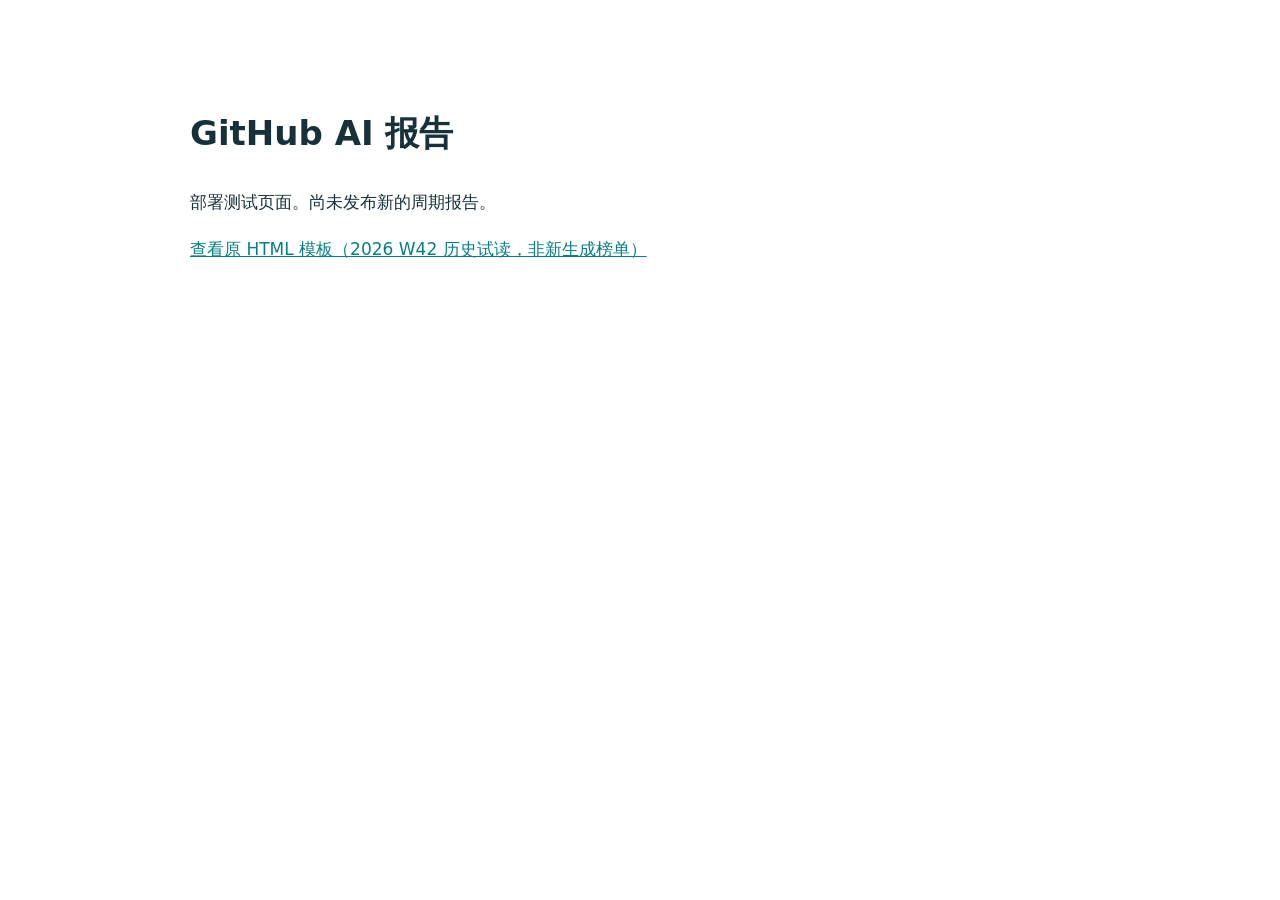
<file: site/index.html>
<!doctype html><html lang="zh-CN"><meta charset="utf-8"><meta name="viewport" content="width=device-width,initial-scale=1"><title>GitHub AI 报告</title><style>body{max-width:900px;margin:60px auto;padding:20px;font:17px/1.8 system-ui;color:#17313b}a{color:#087f83}</style><h1>GitHub AI 报告</h1><p>部署测试页面。尚未发布新的周期报告。</p><p><a href="template-sample.html">查看原 HTML 模板（2026 W42 历史试读，非新生成榜单）</a></p></html>
</file>
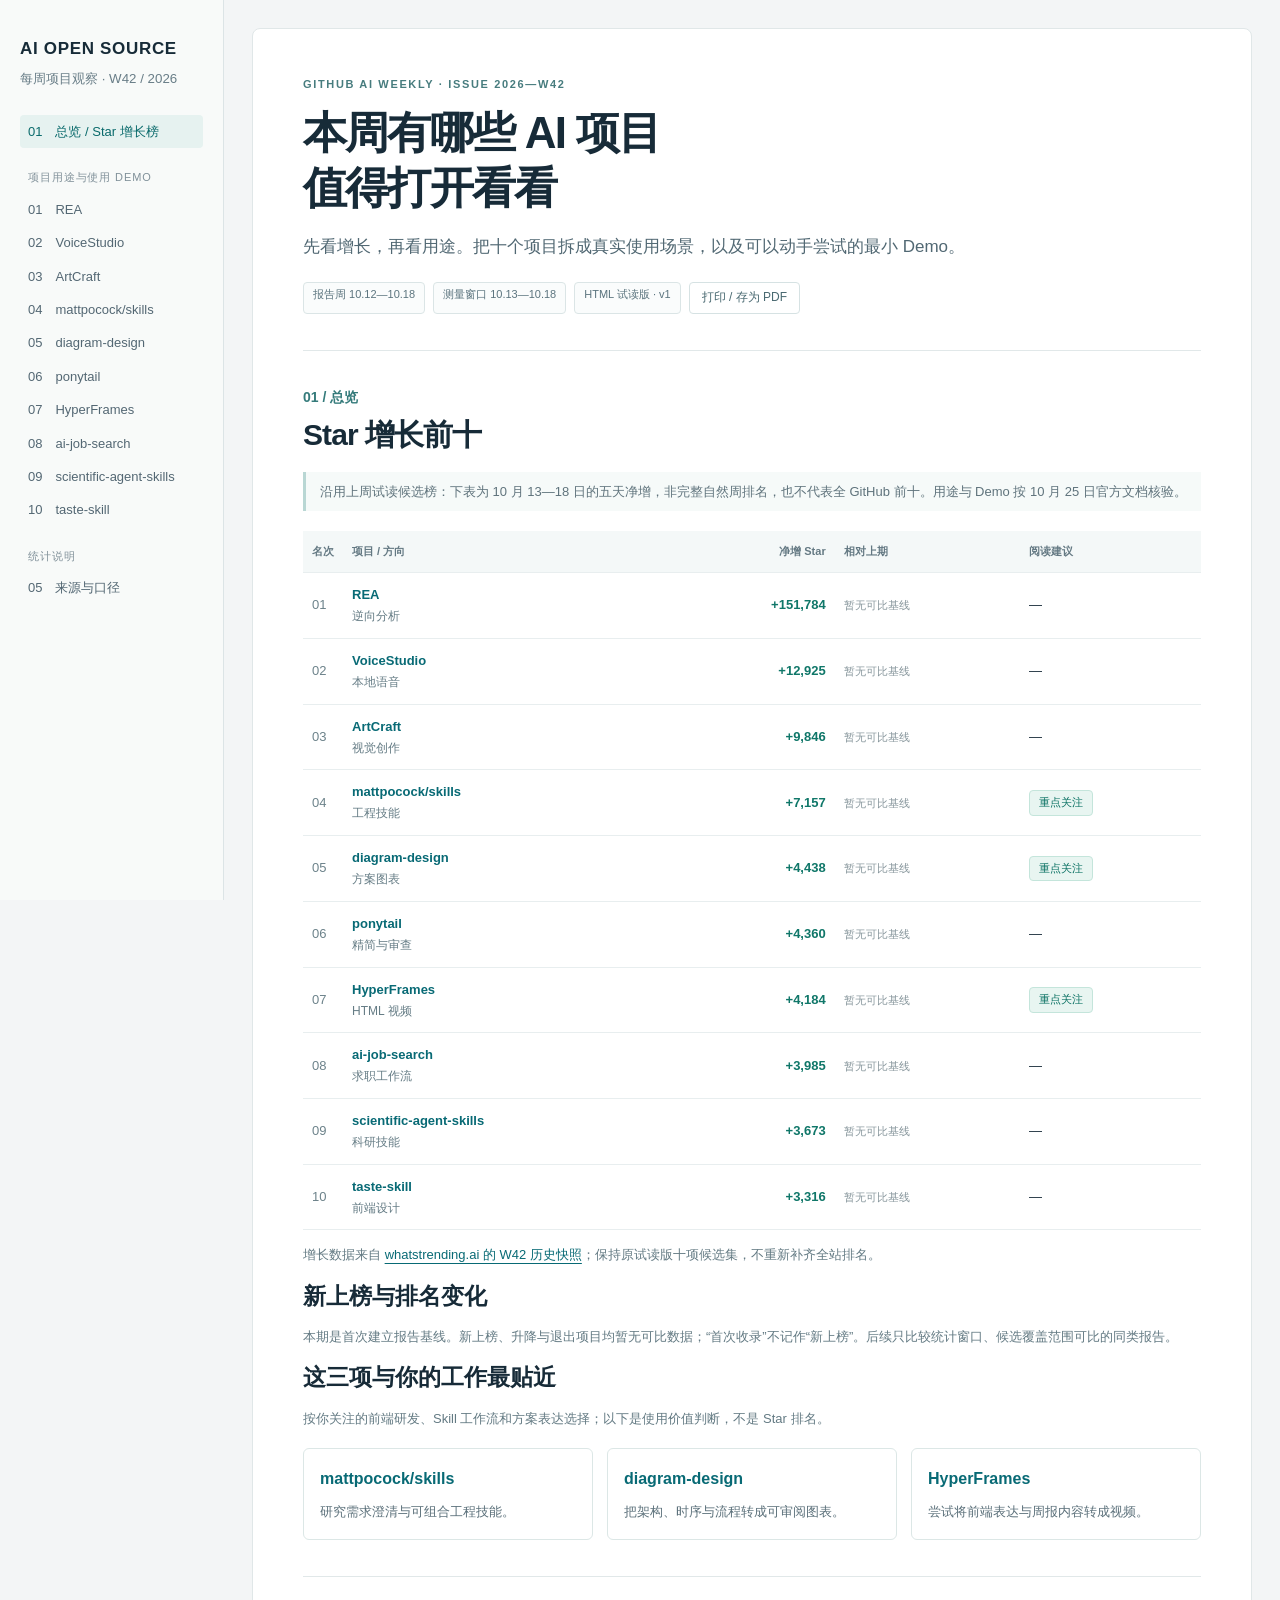
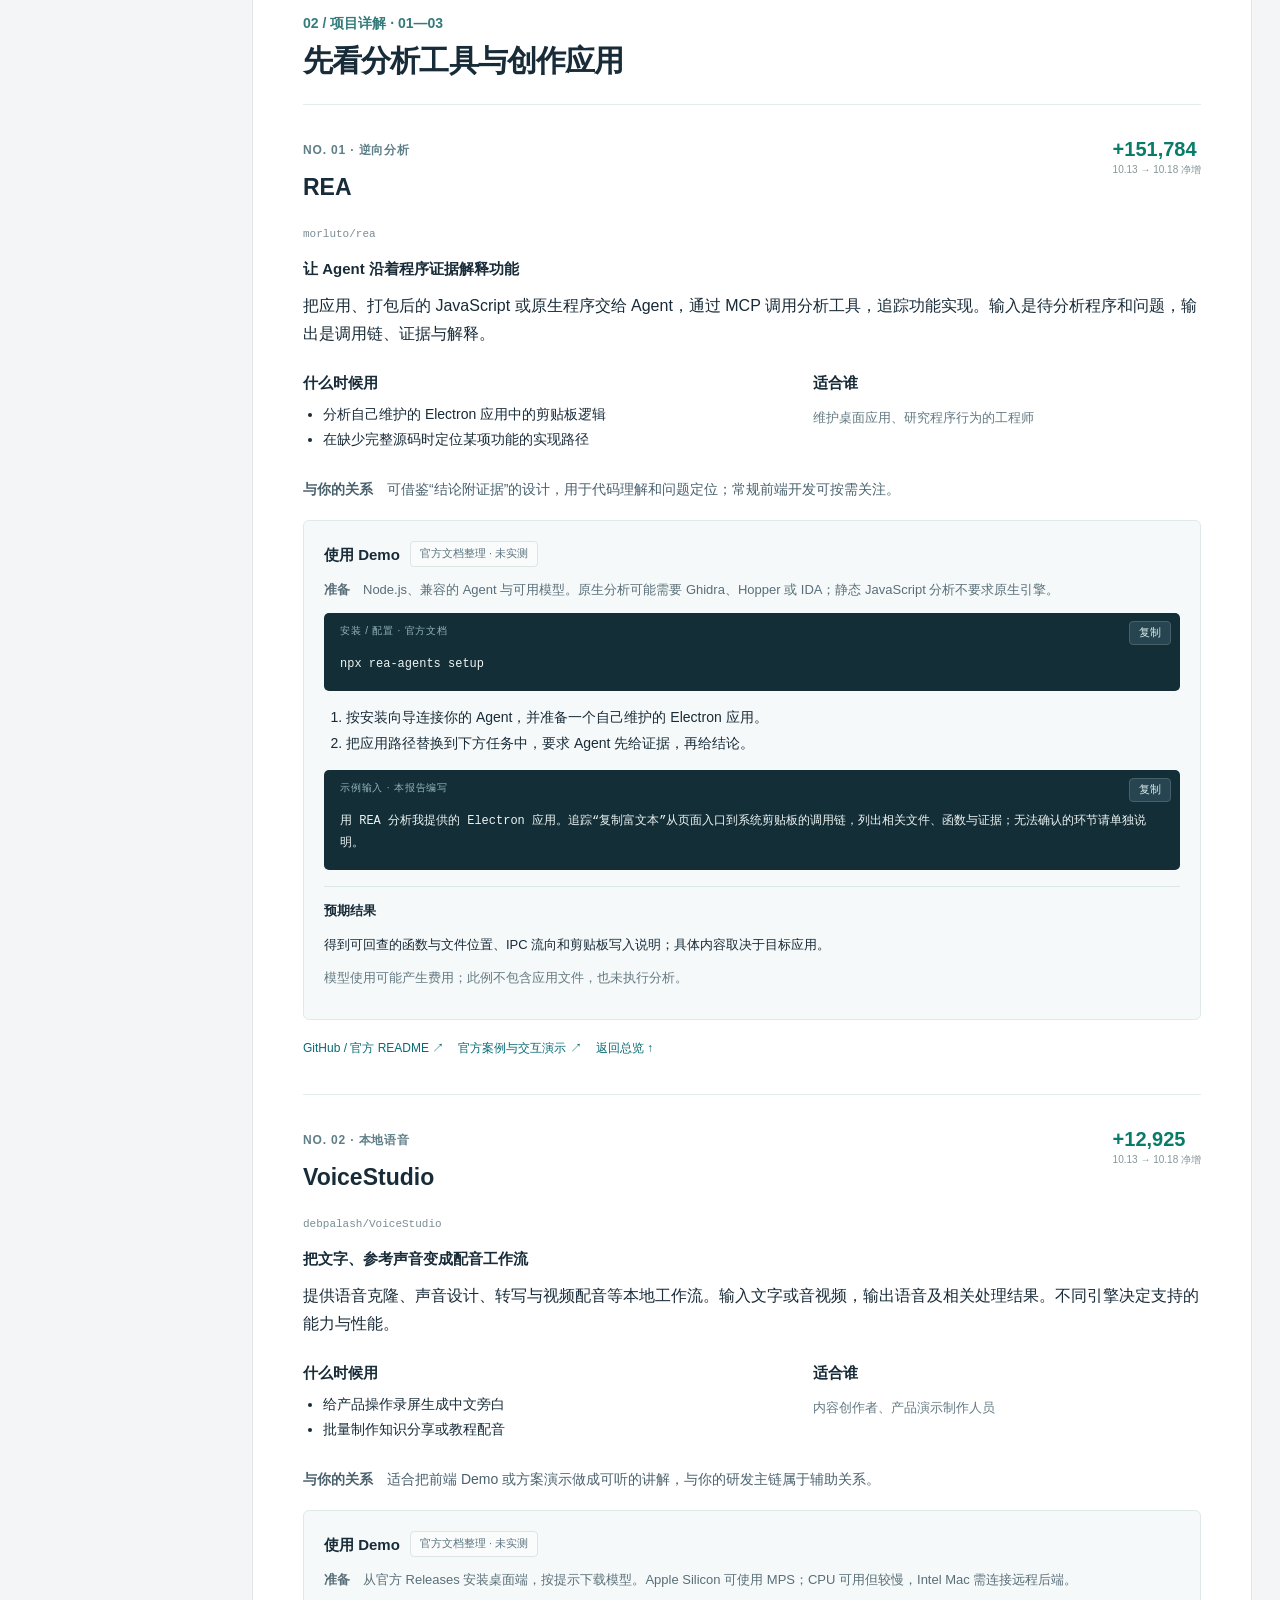
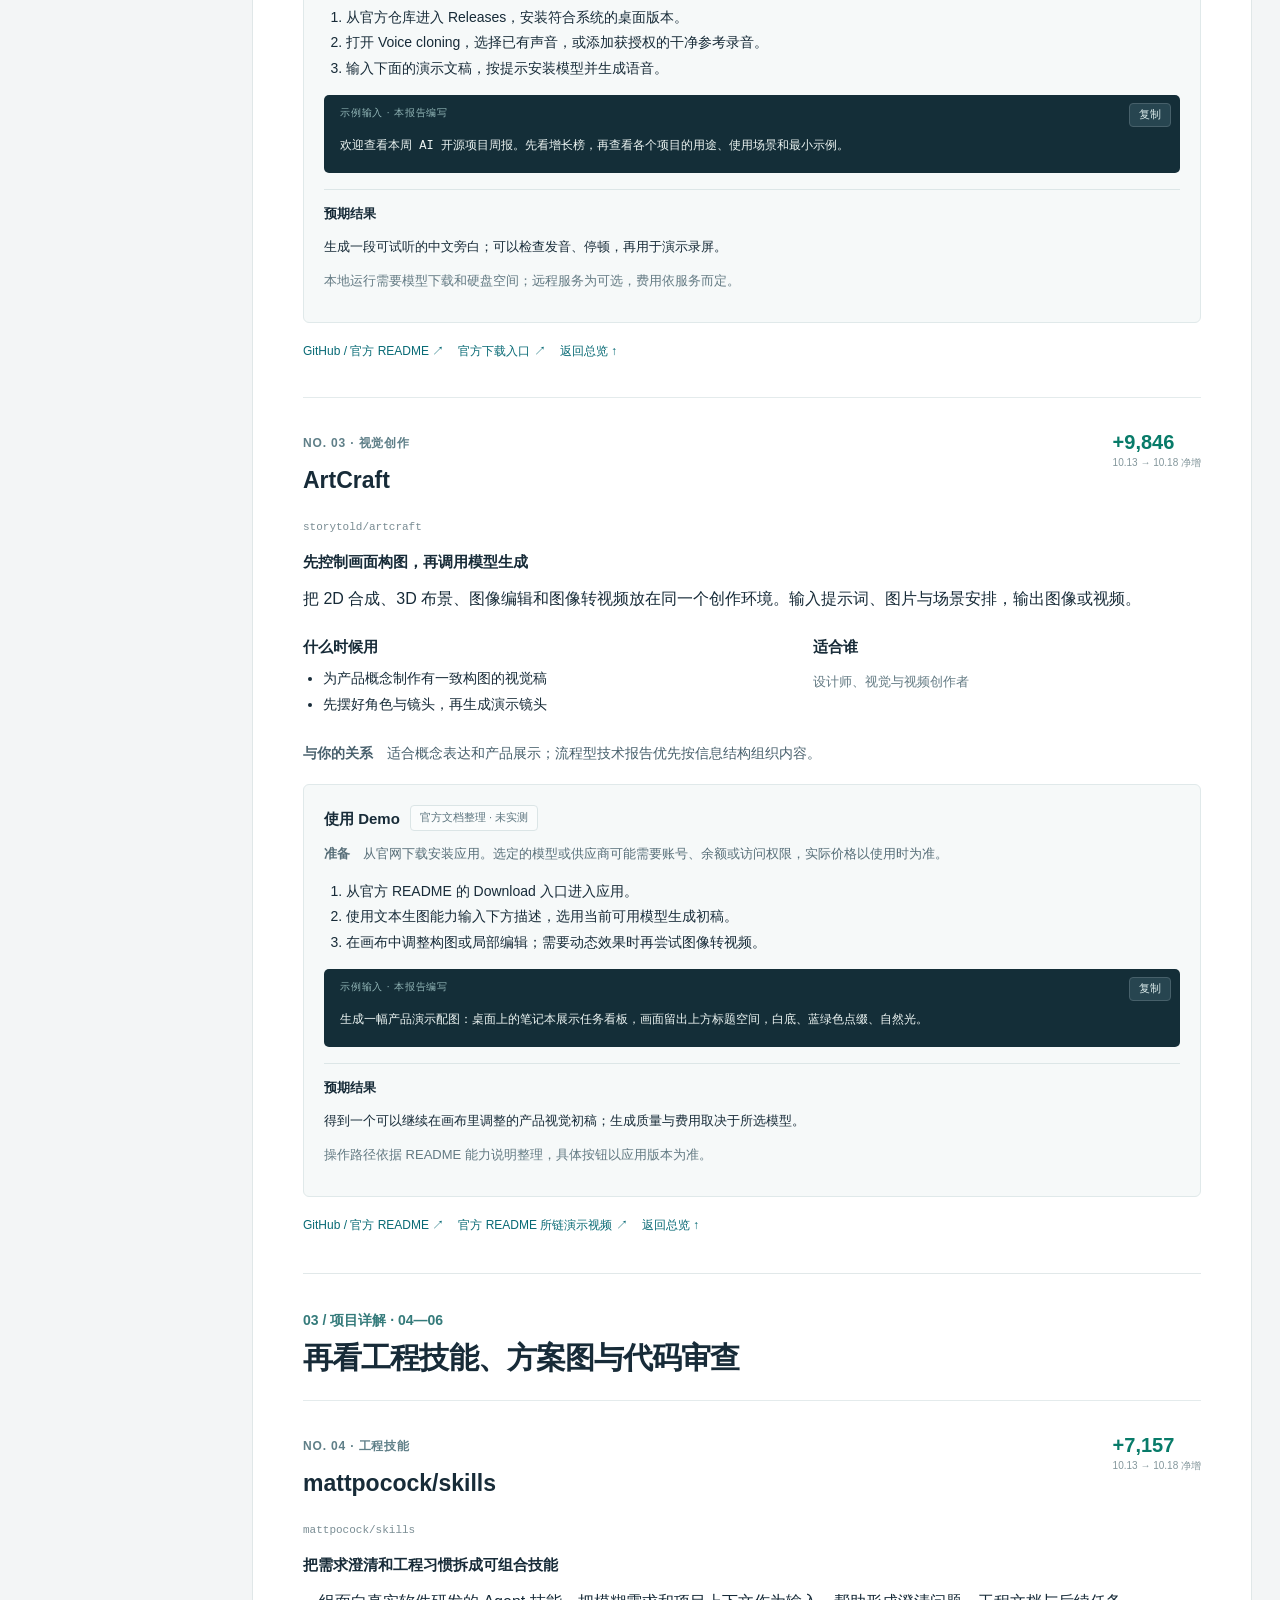
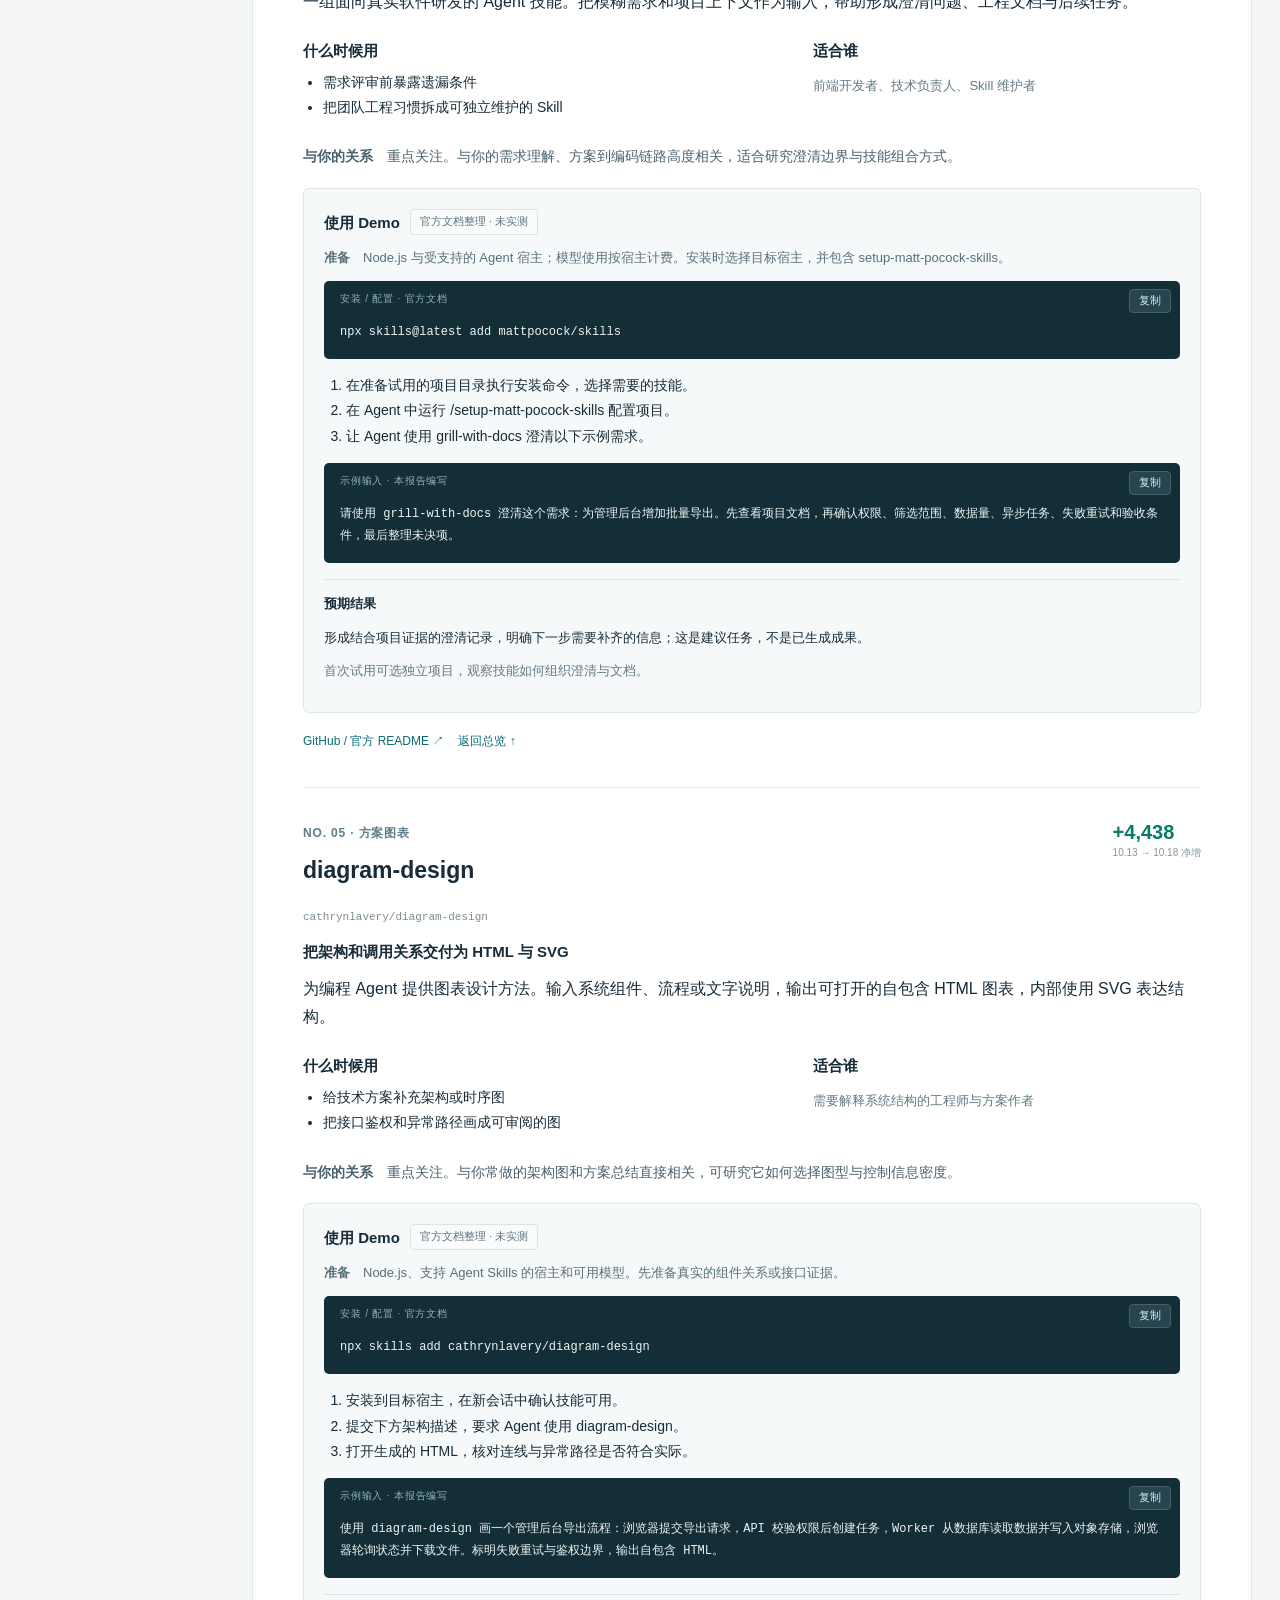
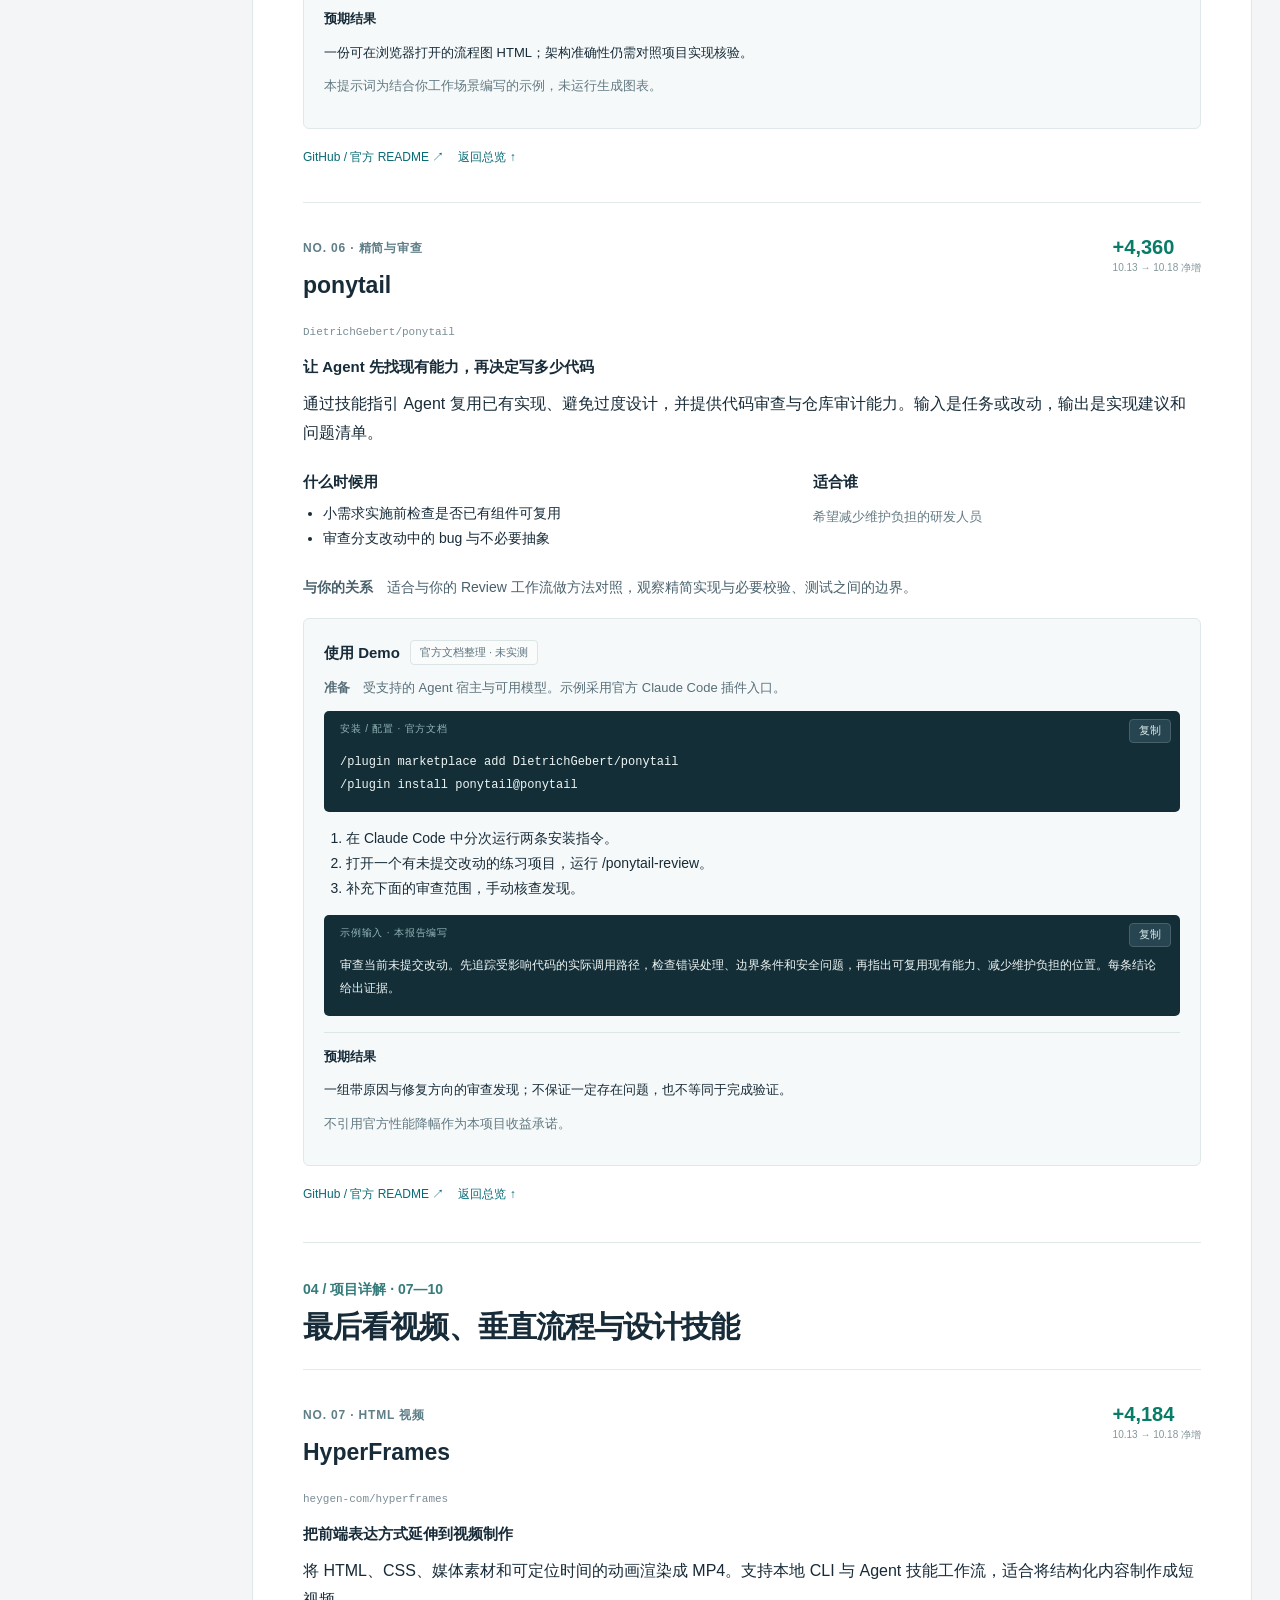
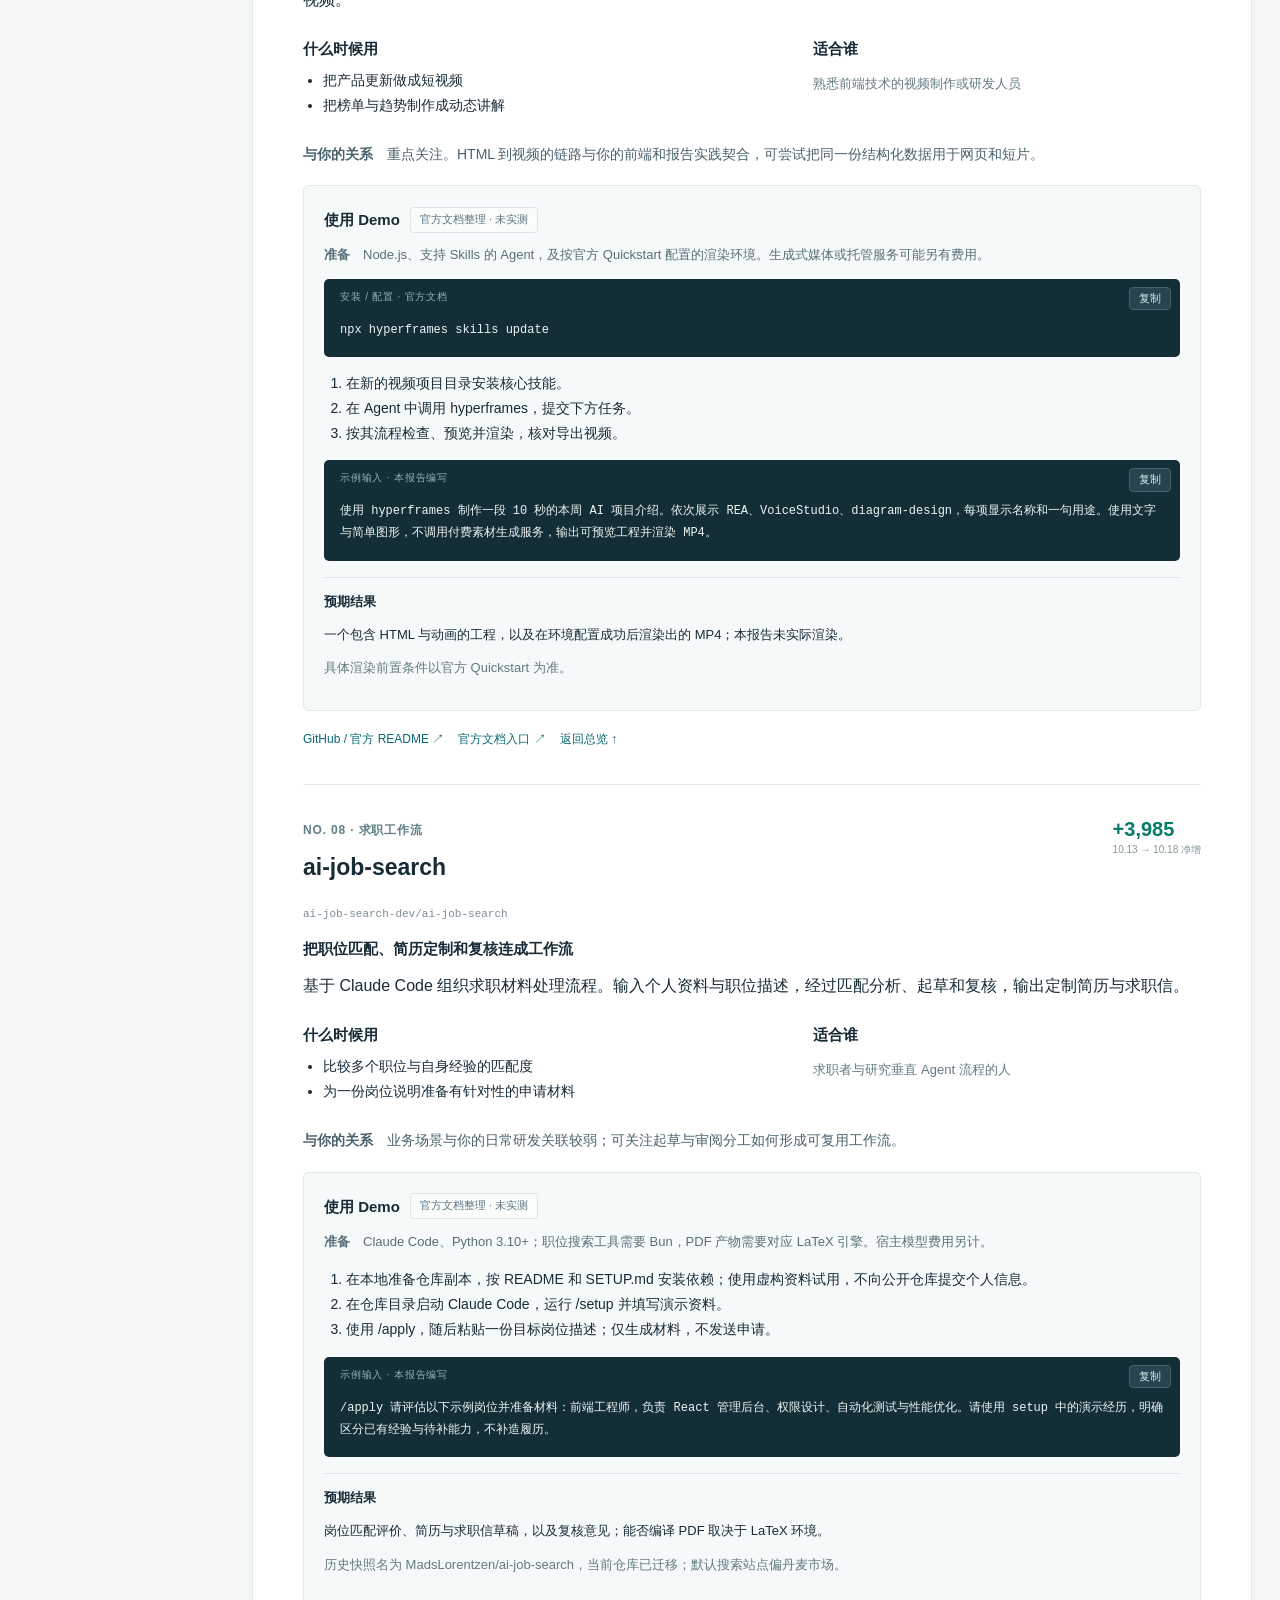
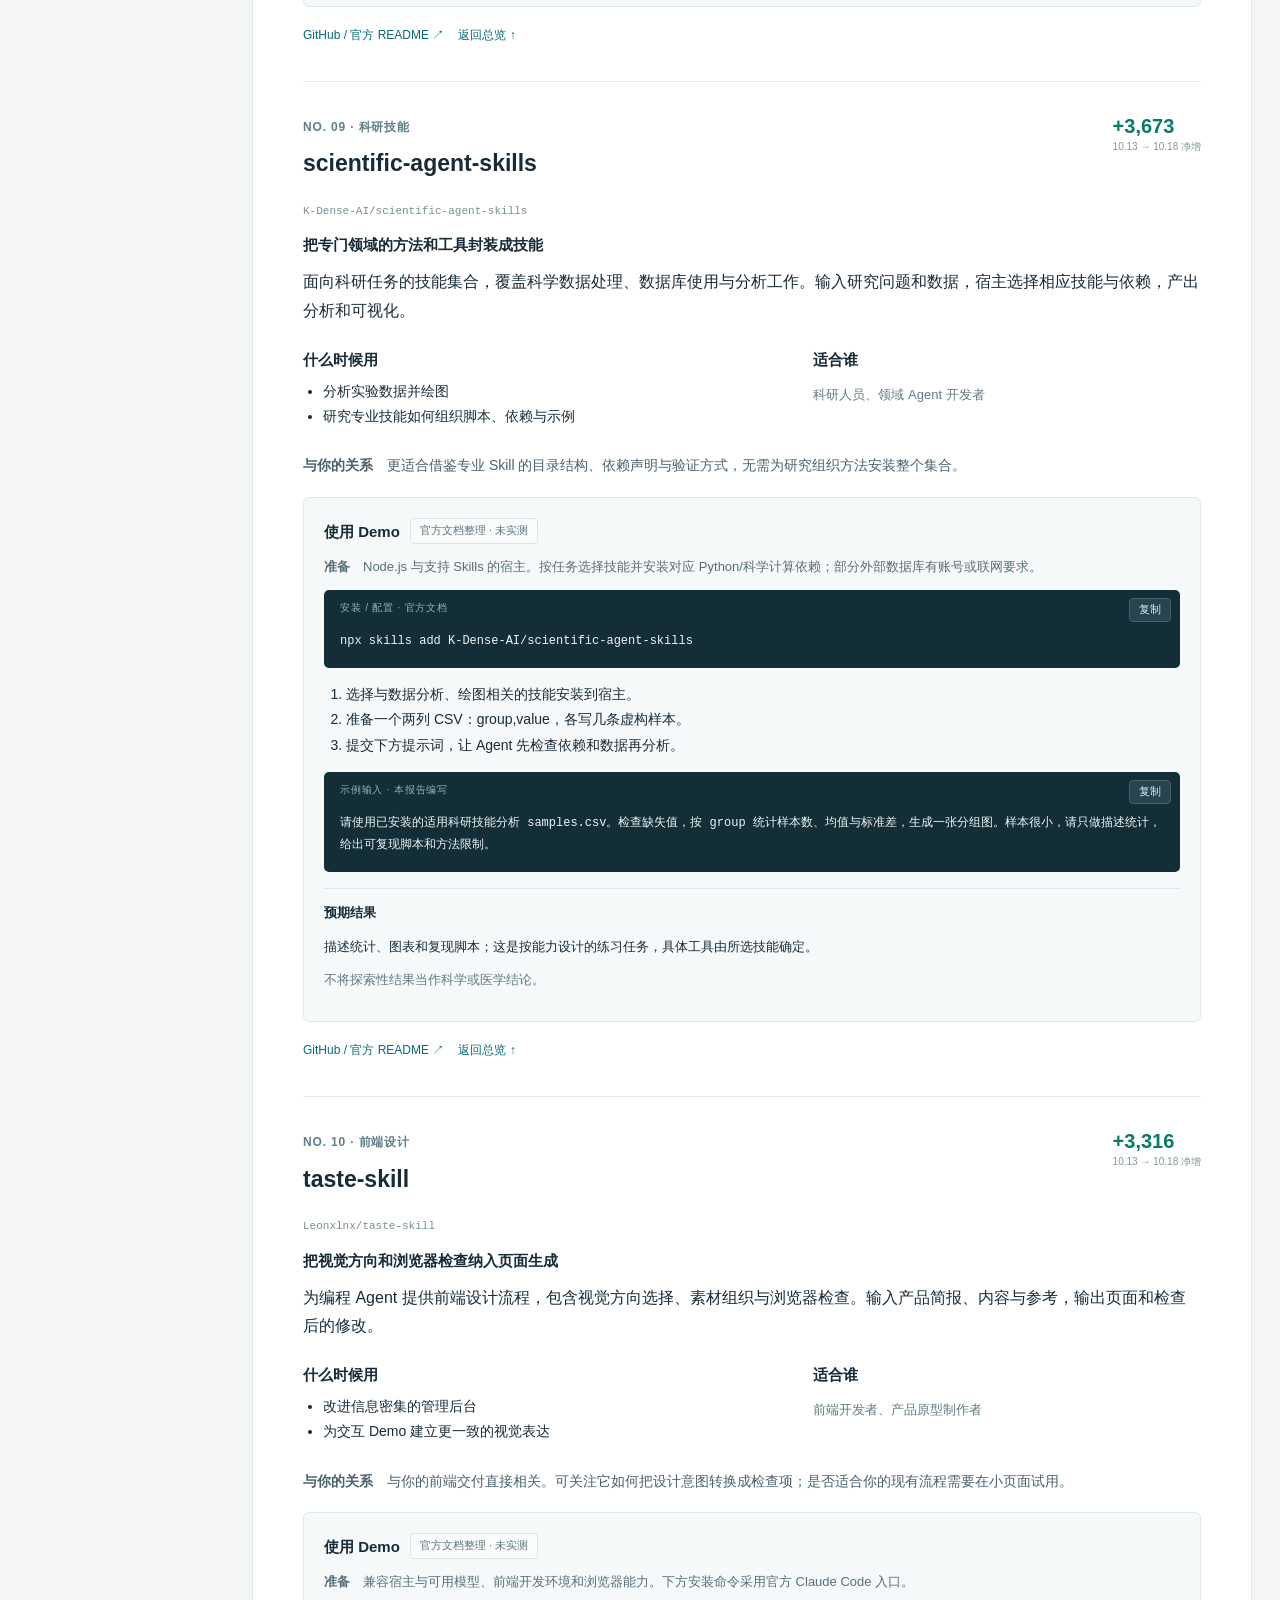
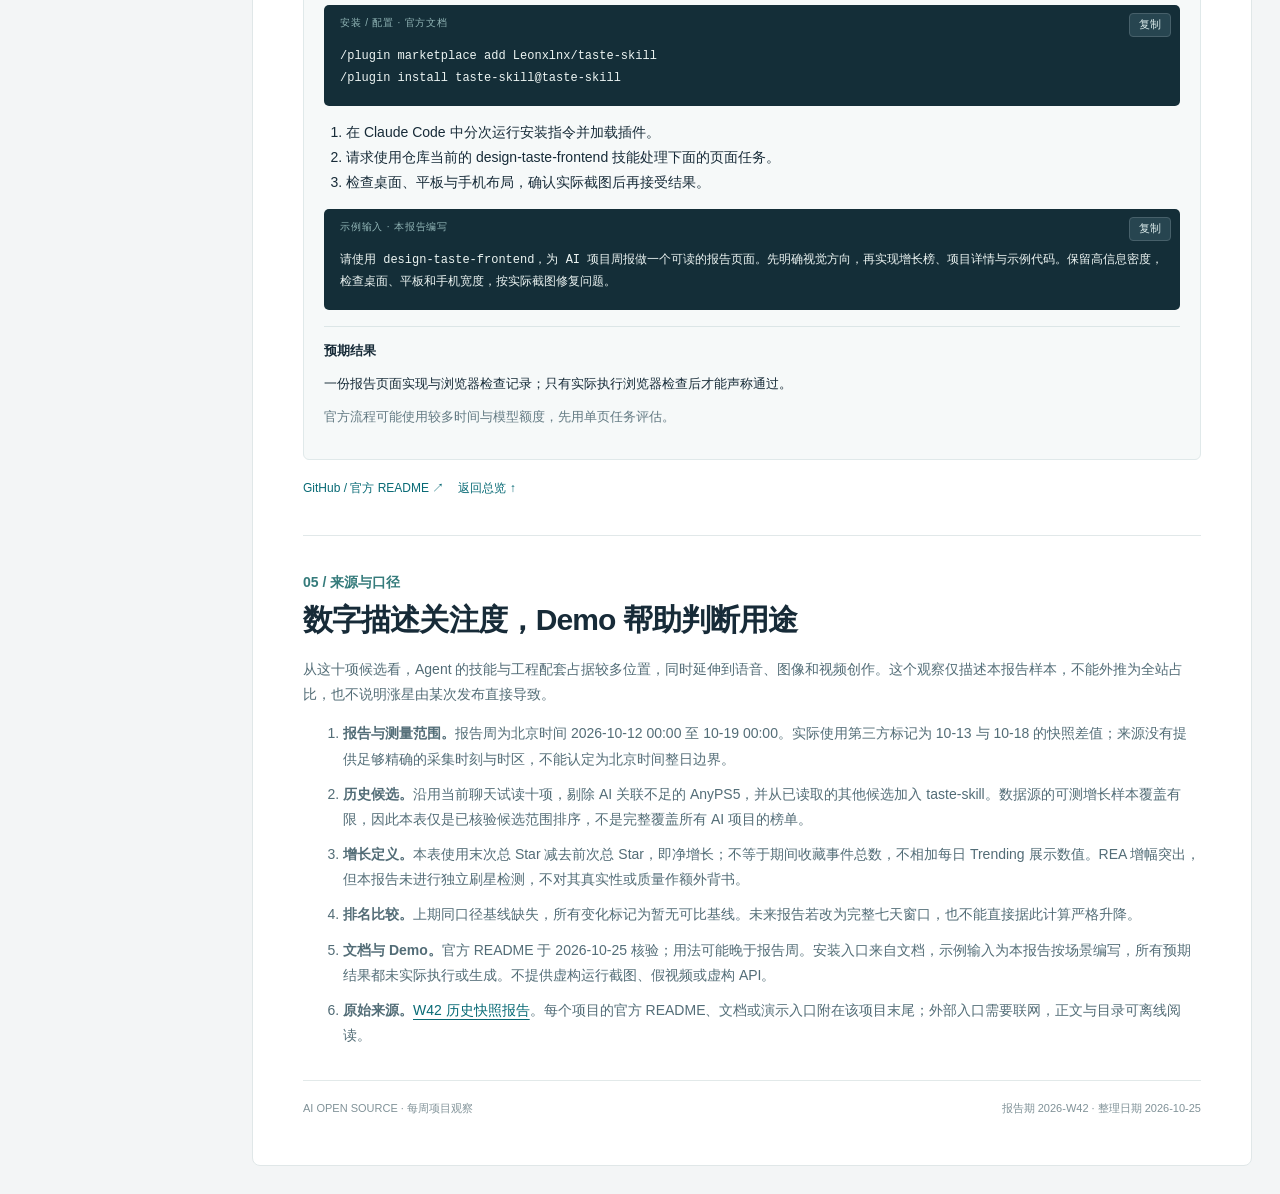
<file: site/template-sample.html>
<!doctype html><html lang="zh-CN"><head><meta charset="utf-8"><meta name="viewport" content="width=device-width,initial-scale=1"><meta name="description" content="GitHub AI 周报 W42：增长榜、十个项目用途与使用 Demo。"><title>GitHub AI 周报 · 2026 W42 · HTML 试读版</title><style>*{box-sizing:border-box}html{scroll-padding-top:26px}body{margin:0;color:#172b38;background:#f3f5f6;font:16px/1.8 -apple-system,BlinkMacSystemFont,"Segoe UI","PingFang SC","Microsoft YaHei",sans-serif}a{color:#086a75;text-underline-offset:4px}a:hover{color:#073b43}button{font:inherit;cursor:pointer}.rail{position:fixed;top:0;bottom:0;left:0;width:224px;padding:34px 20px;overflow:auto;border-right:1px solid #dce4e6;background:#f8faf9}.rail .brand{font-size:17px;letter-spacing:.04em;font-weight:750}.rail small{display:block;margin:2px 0 24px;color:#687d87}.rail a{display:block;font-size:13px;padding:5px 8px;text-decoration:none;color:#536773;border-radius:4px}.rail a:hover,.rail a.active{background:#e6f2f0;color:#096a6b}.rail .group{font-size:11px;color:#81919a;margin:20px 8px 5px;letter-spacing:.08em}.sheet{max-width:1240px;margin:28px 28px 28px 252px;background:white;border:1px solid #e0e7e8;border-radius:8px;padding:46px 50px}.eyebrow{font-size:11px;letter-spacing:.15em;color:#477c7e;font-weight:750;margin:0 0 10px}h1{font-size:44px;line-height:1.25;letter-spacing:-.04em;margin:0 0 16px}h2{font-size:30px;line-height:1.35;letter-spacing:-.03em;margin:5px 0 16px}h3{font-size:23px;line-height:1.4;margin:7px 0 12px}h4{font-size:15px;margin:0 0 6px}.sub{font-size:17px;color:#516873;max-width:760px}.meta{display:flex;flex-wrap:wrap;gap:8px;margin:20px 0}.pill{display:inline-block;padding:2px 9px;font-size:11px;line-height:1.8;border:1px solid #dbe5e6;border-radius:4px;color:#5b747e;background:#fafcfc}.pill.focus{background:#e8f5f1;color:#0a7163;border-color:#c4e5db}.notice{font-size:13px;color:#5f737c;border-left:3px solid #b9d7d4;padding:8px 14px;background:#f6faf9}.section{border-top:1px solid #e1e8e9;padding-top:34px;margin-top:36px}.section-label{font-size:14px;font-weight:700;color:#357b7b;margin:0}.table-wrap{overflow:auto;margin-top:20px}table{width:100%;border-collapse:collapse;font-size:13px;line-height:1.55}th{font-size:11px;color:#647983;text-align:left;background:#f4f8f8;white-space:nowrap}th,td{padding:12px 9px;border-bottom:1px solid #e8eeef}td.num{font-variant-numeric:tabular-nums;text-align:right;white-space:nowrap;color:#107769;font-weight:700}td.rank{color:#6c828a;font-size:13px;width:38px}td a{font-weight:650;text-decoration:none}td .brief{display:block;font-size:12px;color:#657c85;margin-top:2px}.change{color:#87969c;font-size:11px}.focus-row{display:grid;grid-template-columns:repeat(3,1fr);gap:14px;margin-top:18px}.focus-item{border:1px solid #dce7e6;padding:16px;border-radius:6px}.focus-item p{font-size:13px;color:#5b707a;margin:6px 0 0}.focus-item a{font-weight:700;text-decoration:none}.mini{font-size:13px;color:#637a83}.project{border-top:1px solid #e4ebec;margin-top:34px;padding-top:30px;scroll-margin-top:28px}.project:first-of-type{margin-top:22px}.project-head{display:flex;justify-content:space-between;align-items:start;gap:12px}.project-index{font-size:12px;color:#5f7f88;font-weight:700;letter-spacing:.07em}.delta{color:#087b69;font-variant-numeric:tabular-nums;white-space:nowrap;font-size:20px;font-weight:700;line-height:1.4}.delta small{display:block;font-size:10px;color:#84979c;text-align:right;font-weight:400}.repo-path{font-family:ui-monospace,monospace;font-size:11px;color:#7a8d94;margin:0;overflow-wrap:anywhere}.project p{margin:10px 0}.use-grid{display:grid;grid-template-columns:1.25fr 1fr;gap:26px;margin:20px 0}.use-grid ul{padding-left:20px;margin:4px 0;font-size:14px}.related{font-size:14px;color:#49616d}.demo{background:#f6f9f9;border:1px solid #e0e9ea;border-radius:6px;padding:20px;margin:18px 0}.demo-label{display:flex;align-items:center;gap:10px;flex-wrap:wrap}.demo-label h4{margin:0}.demo .preconditions{font-size:13px;color:#586f79}.demo ol{font-size:14px;padding-left:22px}.code-wrap{position:relative;margin:12px 0}pre{margin:0;padding:40px 16px 16px;background:#142e38;color:#edf5f3;border-radius:5px;white-space:pre-wrap;overflow-wrap:anywhere;font:12px/1.85 ui-monospace,SFMono-Regular,Menlo,monospace}button.copy{position:absolute;top:8px;right:9px;background:#274550;color:#d9e9e9;border:1px solid #47606a;font-size:11px;padding:1px 9px;border-radius:4px}.code-tag{position:absolute;top:9px;left:16px;color:#90b4b5;font-size:10px;letter-spacing:.08em}.result{border-top:1px solid #dce6e7;margin-top:16px;padding-top:12px;font-size:13px}.sources{font-size:12px;color:#73878f;display:flex;flex-wrap:wrap;gap:14px}.sources a{text-decoration:none}.method{font-size:14px;color:#536d77}.method li{margin:10px 0}.footer{display:flex;justify-content:space-between;color:#809298;font-size:11px;border-top:1px solid #e2e9e9;margin-top:32px;padding-top:18px}.top-link{font-size:12px}.print{border:1px solid #d6e2e3;border-radius:4px;background:white;color:#496971;font-size:12px;padding:4px 12px}#progress{position:fixed;top:0;left:224px;height:3px;background:#18857d;width:0;z-index:10}p{overflow-wrap:anywhere}@media(min-width:1600px){.sheet{margin-left:calc(224px + (100vw - 1500px)/2)}}@media(max-width:1100px){.rail{width:190px}.sheet{margin:18px 18px 18px 208px;padding:32px 28px}#progress{left:190px}h1{font-size:38px}.focus-row{gap:8px}.focus-item{padding:12px}}@media(max-width:719px){.rail{position:static;width:auto;padding:16px 20px;border-right:0;border-bottom:1px solid #dce4e6}.rail small{margin-bottom:0}.rail .navlinks{display:none}.sheet{margin:12px;padding:26px 19px}h1{font-size:32px}h2{font-size:25px}h3{font-size:21px}.focus-row,.use-grid{grid-template-columns:1fr;gap:12px}.delta{font-size:17px}.demo{padding:15px}table{min-width:620px}.footer{display:block}#progress{left:0}.sub{font-size:15px}}@media print{.rail,#progress,.copy,.print,.top-link{display:none}.sheet{margin:0;border:0;padding:0;max-width:none}body{background:white;font-size:11pt}.demo{break-inside:avoid}a{color:inherit}h3{break-after:avoid}pre{background:#f1f5f5;color:#17313b}.code-tag{color:#51747b}.project{break-before:auto}.focus-row{grid-template-columns:repeat(3,1fr)}}</style></head><body><div id="progress" aria-hidden="true"></div><nav class="rail" aria-label="报告目录"><div class="brand">AI OPEN SOURCE</div><small>每周项目观察 · W42 / 2026</small><div class="navlinks"><a href="#overview">01　总览 / Star 增长榜</a><div class="group">项目用途与使用 DEMO</div><a href="#repo-1">01　REA</a><a href="#repo-2">02　VoiceStudio</a><a href="#repo-3">03　ArtCraft</a><a href="#repo-4">04　mattpocock/skills</a><a href="#repo-5">05　diagram-design</a><a href="#repo-6">06　ponytail</a><a href="#repo-7">07　HyperFrames</a><a href="#repo-8">08　ai-job-search</a><a href="#repo-9">09　scientific-agent-skills</a><a href="#repo-10">10　taste-skill</a><div class="group">统计说明</div><a href="#method">05　来源与口径</a></div></nav><main class="sheet"><header><p class="eyebrow">GITHUB AI WEEKLY · ISSUE 2026—W42</p><h1>本周有哪些 AI 项目<br>值得打开看看</h1><p class="sub">先看增长，再看用途。把十个项目拆成真实使用场景，以及可以动手尝试的最小 Demo。</p><div class="meta"><span class="pill">报告周 10.12—10.18</span><span class="pill">测量窗口 10.13—10.18</span><span class="pill">HTML 试读版 · v1</span><button class="print" type="button" id="print">打印 / 存为 PDF</button></div></header><section class="section" id="overview"><p class="section-label">01 / 总览</p><h2>Star 增长前十</h2><p class="notice">沿用上周试读候选榜：下表为 10 月 13—18 日的五天净增，非完整自然周排名，也不代表全 GitHub 前十。用途与 Demo 按 10 月 25 日官方文档核验。</p><div class="table-wrap"><table><thead><tr><th>名次</th><th>项目 / 方向</th><th style="text-align:right">净增 Star</th><th>相对上期</th><th>阅读建议</th></tr></thead><tbody><tr><td class="rank">01</td><td><a href="#repo-1">REA</a><span class="brief">逆向分析</span></td><td class="num">+151,784</td><td><span class="change">暂无可比基线</span></td><td>—</td></tr><tr><td class="rank">02</td><td><a href="#repo-2">VoiceStudio</a><span class="brief">本地语音</span></td><td class="num">+12,925</td><td><span class="change">暂无可比基线</span></td><td>—</td></tr><tr><td class="rank">03</td><td><a href="#repo-3">ArtCraft</a><span class="brief">视觉创作</span></td><td class="num">+9,846</td><td><span class="change">暂无可比基线</span></td><td>—</td></tr><tr><td class="rank">04</td><td><a href="#repo-4">mattpocock/skills</a><span class="brief">工程技能</span></td><td class="num">+7,157</td><td><span class="change">暂无可比基线</span></td><td><span class="pill focus">重点关注</span></td></tr><tr><td class="rank">05</td><td><a href="#repo-5">diagram-design</a><span class="brief">方案图表</span></td><td class="num">+4,438</td><td><span class="change">暂无可比基线</span></td><td><span class="pill focus">重点关注</span></td></tr><tr><td class="rank">06</td><td><a href="#repo-6">ponytail</a><span class="brief">精简与审查</span></td><td class="num">+4,360</td><td><span class="change">暂无可比基线</span></td><td>—</td></tr><tr><td class="rank">07</td><td><a href="#repo-7">HyperFrames</a><span class="brief">HTML 视频</span></td><td class="num">+4,184</td><td><span class="change">暂无可比基线</span></td><td><span class="pill focus">重点关注</span></td></tr><tr><td class="rank">08</td><td><a href="#repo-8">ai-job-search</a><span class="brief">求职工作流</span></td><td class="num">+3,985</td><td><span class="change">暂无可比基线</span></td><td>—</td></tr><tr><td class="rank">09</td><td><a href="#repo-9">scientific-agent-skills</a><span class="brief">科研技能</span></td><td class="num">+3,673</td><td><span class="change">暂无可比基线</span></td><td>—</td></tr><tr><td class="rank">10</td><td><a href="#repo-10">taste-skill</a><span class="brief">前端设计</span></td><td class="num">+3,316</td><td><span class="change">暂无可比基线</span></td><td>—</td></tr></tbody></table></div><p class="mini">增长数据来自 <a href="https://whatstrending.ai/repos/weekly/2026-w42" target="_blank" rel="noopener">whatstrending.ai 的 W42 历史快照</a>；保持原试读版十项候选集，不重新补齐全站排名。</p><h3>新上榜与排名变化</h3><p class="mini">本期是首次建立报告基线。新上榜、升降与退出项目均暂无可比数据；“首次收录”不记作“新上榜”。后续只比较统计窗口、候选覆盖范围可比的同类报告。</p><h3>这三项与你的工作最贴近</h3><p class="mini">按你关注的前端研发、Skill 工作流和方案表达选择；以下是使用价值判断，不是 Star 排名。</p><div class="focus-row"><div class="focus-item"><a href="#repo-4">mattpocock/skills</a><p>研究需求澄清与可组合工程技能。</p></div><div class="focus-item"><a href="#repo-5">diagram-design</a><p>把架构、时序与流程转成可审阅图表。</p></div><div class="focus-item"><a href="#repo-7">HyperFrames</a><p>尝试将前端表达与周报内容转成视频。</p></div></div></section><section class="section" id="part-2"><p class="section-label">02 / 项目详解 · 01—03</p><h2>先看分析工具与创作应用</h2><article class="project" id="repo-1"><div class="project-head"><div><span class="project-index">NO. 01 · 逆向分析</span><h3>REA</h3></div><div class="delta">+151,784<small>10.13 → 10.18 净增</small></div></div><p class="repo-path">morluto/rea</p><h4>让 Agent 沿着程序证据解释功能</h4><p>把应用、打包后的 JavaScript 或原生程序交给 Agent，通过 MCP 调用分析工具，追踪功能实现。输入是待分析程序和问题，输出是调用链、证据与解释。</p><div class="use-grid"><div><h4>什么时候用</h4><ul><li>分析自己维护的 Electron 应用中的剪贴板逻辑</li><li>在缺少完整源码时定位某项功能的实现路径</li></ul></div><div><h4>适合谁</h4><p class="mini">维护桌面应用、研究程序行为的工程师</p></div></div><p class="related"><strong>与你的关系</strong>　可借鉴“结论附证据”的设计，用于代码理解和问题定位；常规前端开发可按需关注。</p><div class="demo"><div class="demo-label"><h4>使用 Demo</h4><span class="pill">官方文档整理 · 未实测</span></div><p class="preconditions"><strong>准备</strong>　Node.js、兼容的 Agent 与可用模型。原生分析可能需要 Ghidra、Hopper 或 IDA；静态 JavaScript 分析不要求原生引擎。</p><div class="code-wrap"><span class="code-tag">安装 / 配置 · 官方文档</span><button class="copy" type="button">复制</button><pre><code>npx rea-agents setup</code></pre></div><ol><li>按安装向导连接你的 Agent，并准备一个自己维护的 Electron 应用。</li><li>把应用路径替换到下方任务中，要求 Agent 先给证据，再给结论。</li></ol><div class="code-wrap"><span class="code-tag">示例输入 · 本报告编写</span><button class="copy" type="button">复制</button><pre><code>用 REA 分析我提供的 Electron 应用。追踪“复制富文本”从页面入口到系统剪贴板的调用链，列出相关文件、函数与证据；无法确认的环节请单独说明。</code></pre></div><div class="result"><strong>预期结果</strong><p>得到可回查的函数与文件位置、IPC 流向和剪贴板写入说明；具体内容取决于目标应用。</p><p class="mini">模型使用可能产生费用；此例不包含应用文件，也未执行分析。</p></div></div><div class="sources"><a href="https://github.com/morluto/rea" target="_blank" rel="noopener">GitHub / 官方 README ↗</a><a href="https://rea.tools/showcase/" target="_blank" rel="noopener">官方案例与交互演示 ↗</a><a class="top-link" href="#overview">返回总览 ↑</a></div></article><article class="project" id="repo-2"><div class="project-head"><div><span class="project-index">NO. 02 · 本地语音</span><h3>VoiceStudio</h3></div><div class="delta">+12,925<small>10.13 → 10.18 净增</small></div></div><p class="repo-path">debpalash/VoiceStudio</p><h4>把文字、参考声音变成配音工作流</h4><p>提供语音克隆、声音设计、转写与视频配音等本地工作流。输入文字或音视频，输出语音及相关处理结果。不同引擎决定支持的能力与性能。</p><div class="use-grid"><div><h4>什么时候用</h4><ul><li>给产品操作录屏生成中文旁白</li><li>批量制作知识分享或教程配音</li></ul></div><div><h4>适合谁</h4><p class="mini">内容创作者、产品演示制作人员</p></div></div><p class="related"><strong>与你的关系</strong>　适合把前端 Demo 或方案演示做成可听的讲解，与你的研发主链属于辅助关系。</p><div class="demo"><div class="demo-label"><h4>使用 Demo</h4><span class="pill">官方文档整理 · 未实测</span></div><p class="preconditions"><strong>准备</strong>　从官方 Releases 安装桌面端，按提示下载模型。Apple Silicon 可使用 MPS；CPU 可用但较慢，Intel Mac 需连接远程后端。</p><ol><li>从官方仓库进入 Releases，安装符合系统的桌面版本。</li><li>打开 Voice cloning，选择已有声音，或添加获授权的干净参考录音。</li><li>输入下面的演示文稿，按提示安装模型并生成语音。</li></ol><div class="code-wrap"><span class="code-tag">示例输入 · 本报告编写</span><button class="copy" type="button">复制</button><pre><code>欢迎查看本周 AI 开源项目周报。先看增长榜，再查看各个项目的用途、使用场景和最小示例。</code></pre></div><div class="result"><strong>预期结果</strong><p>生成一段可试听的中文旁白；可以检查发音、停顿，再用于演示录屏。</p><p class="mini">本地运行需要模型下载和硬盘空间；远程服务为可选，费用依服务而定。</p></div></div><div class="sources"><a href="https://github.com/debpalash/VoiceStudio" target="_blank" rel="noopener">GitHub / 官方 README ↗</a><a href="https://github.com/debpalash/VoiceStudio/releases" target="_blank" rel="noopener">官方下载入口 ↗</a><a class="top-link" href="#overview">返回总览 ↑</a></div></article><article class="project" id="repo-3"><div class="project-head"><div><span class="project-index">NO. 03 · 视觉创作</span><h3>ArtCraft</h3></div><div class="delta">+9,846<small>10.13 → 10.18 净增</small></div></div><p class="repo-path">storytold/artcraft</p><h4>先控制画面构图，再调用模型生成</h4><p>把 2D 合成、3D 布景、图像编辑和图像转视频放在同一个创作环境。输入提示词、图片与场景安排，输出图像或视频。</p><div class="use-grid"><div><h4>什么时候用</h4><ul><li>为产品概念制作有一致构图的视觉稿</li><li>先摆好角色与镜头，再生成演示镜头</li></ul></div><div><h4>适合谁</h4><p class="mini">设计师、视觉与视频创作者</p></div></div><p class="related"><strong>与你的关系</strong>　适合概念表达和产品展示；流程型技术报告优先按信息结构组织内容。</p><div class="demo"><div class="demo-label"><h4>使用 Demo</h4><span class="pill">官方文档整理 · 未实测</span></div><p class="preconditions"><strong>准备</strong>　从官网下载安装应用。选定的模型或供应商可能需要账号、余额或访问权限，实际价格以使用时为准。</p><ol><li>从官方 README 的 Download 入口进入应用。</li><li>使用文本生图能力输入下方描述，选用当前可用模型生成初稿。</li><li>在画布中调整构图或局部编辑；需要动态效果时再尝试图像转视频。</li></ol><div class="code-wrap"><span class="code-tag">示例输入 · 本报告编写</span><button class="copy" type="button">复制</button><pre><code>生成一幅产品演示配图：桌面上的笔记本展示任务看板，画面留出上方标题空间，白底、蓝绿色点缀、自然光。</code></pre></div><div class="result"><strong>预期结果</strong><p>得到一个可以继续在画布里调整的产品视觉初稿；生成质量与费用取决于所选模型。</p><p class="mini">操作路径依据 README 能力说明整理，具体按钮以应用版本为准。</p></div></div><div class="sources"><a href="https://github.com/storytold/artcraft" target="_blank" rel="noopener">GitHub / 官方 README ↗</a><a href="https://www.youtube.com/watch?v=kzvQMdg66Go" target="_blank" rel="noopener">官方 README 所链演示视频 ↗</a><a class="top-link" href="#overview">返回总览 ↑</a></div></article></section><section class="section" id="part-3"><p class="section-label">03 / 项目详解 · 04—06</p><h2>再看工程技能、方案图与代码审查</h2><article class="project" id="repo-4"><div class="project-head"><div><span class="project-index">NO. 04 · 工程技能</span><h3>mattpocock/skills</h3></div><div class="delta">+7,157<small>10.13 → 10.18 净增</small></div></div><p class="repo-path">mattpocock/skills</p><h4>把需求澄清和工程习惯拆成可组合技能</h4><p>一组面向真实软件研发的 Agent 技能。把模糊需求和项目上下文作为输入，帮助形成澄清问题、工程文档与后续任务。</p><div class="use-grid"><div><h4>什么时候用</h4><ul><li>需求评审前暴露遗漏条件</li><li>把团队工程习惯拆成可独立维护的 Skill</li></ul></div><div><h4>适合谁</h4><p class="mini">前端开发者、技术负责人、Skill 维护者</p></div></div><p class="related"><strong>与你的关系</strong>　重点关注。与你的需求理解、方案到编码链路高度相关，适合研究澄清边界与技能组合方式。</p><div class="demo"><div class="demo-label"><h4>使用 Demo</h4><span class="pill">官方文档整理 · 未实测</span></div><p class="preconditions"><strong>准备</strong>　Node.js 与受支持的 Agent 宿主；模型使用按宿主计费。安装时选择目标宿主，并包含 setup-matt-pocock-skills。</p><div class="code-wrap"><span class="code-tag">安装 / 配置 · 官方文档</span><button class="copy" type="button">复制</button><pre><code>npx skills@latest add mattpocock/skills</code></pre></div><ol><li>在准备试用的项目目录执行安装命令，选择需要的技能。</li><li>在 Agent 中运行 /setup-matt-pocock-skills 配置项目。</li><li>让 Agent 使用 grill-with-docs 澄清以下示例需求。</li></ol><div class="code-wrap"><span class="code-tag">示例输入 · 本报告编写</span><button class="copy" type="button">复制</button><pre><code>请使用 grill-with-docs 澄清这个需求：为管理后台增加批量导出。先查看项目文档，再确认权限、筛选范围、数据量、异步任务、失败重试和验收条件，最后整理未决项。</code></pre></div><div class="result"><strong>预期结果</strong><p>形成结合项目证据的澄清记录，明确下一步需要补齐的信息；这是建议任务，不是已生成成果。</p><p class="mini">首次试用可选独立项目，观察技能如何组织澄清与文档。</p></div></div><div class="sources"><a href="https://github.com/mattpocock/skills" target="_blank" rel="noopener">GitHub / 官方 README ↗</a><a class="top-link" href="#overview">返回总览 ↑</a></div></article><article class="project" id="repo-5"><div class="project-head"><div><span class="project-index">NO. 05 · 方案图表</span><h3>diagram-design</h3></div><div class="delta">+4,438<small>10.13 → 10.18 净增</small></div></div><p class="repo-path">cathrynlavery/diagram-design</p><h4>把架构和调用关系交付为 HTML 与 SVG</h4><p>为编程 Agent 提供图表设计方法。输入系统组件、流程或文字说明，输出可打开的自包含 HTML 图表，内部使用 SVG 表达结构。</p><div class="use-grid"><div><h4>什么时候用</h4><ul><li>给技术方案补充架构或时序图</li><li>把接口鉴权和异常路径画成可审阅的图</li></ul></div><div><h4>适合谁</h4><p class="mini">需要解释系统结构的工程师与方案作者</p></div></div><p class="related"><strong>与你的关系</strong>　重点关注。与你常做的架构图和方案总结直接相关，可研究它如何选择图型与控制信息密度。</p><div class="demo"><div class="demo-label"><h4>使用 Demo</h4><span class="pill">官方文档整理 · 未实测</span></div><p class="preconditions"><strong>准备</strong>　Node.js、支持 Agent Skills 的宿主和可用模型。先准备真实的组件关系或接口证据。</p><div class="code-wrap"><span class="code-tag">安装 / 配置 · 官方文档</span><button class="copy" type="button">复制</button><pre><code>npx skills add cathrynlavery/diagram-design</code></pre></div><ol><li>安装到目标宿主，在新会话中确认技能可用。</li><li>提交下方架构描述，要求 Agent 使用 diagram-design。</li><li>打开生成的 HTML，核对连线与异常路径是否符合实际。</li></ol><div class="code-wrap"><span class="code-tag">示例输入 · 本报告编写</span><button class="copy" type="button">复制</button><pre><code>使用 diagram-design 画一个管理后台导出流程：浏览器提交导出请求，API 校验权限后创建任务，Worker 从数据库读取数据并写入对象存储，浏览器轮询状态并下载文件。标明失败重试与鉴权边界，输出自包含 HTML。</code></pre></div><div class="result"><strong>预期结果</strong><p>一份可在浏览器打开的流程图 HTML；架构准确性仍需对照项目实现核验。</p><p class="mini">本提示词为结合你工作场景编写的示例，未运行生成图表。</p></div></div><div class="sources"><a href="https://github.com/cathrynlavery/diagram-design" target="_blank" rel="noopener">GitHub / 官方 README ↗</a><a class="top-link" href="#overview">返回总览 ↑</a></div></article><article class="project" id="repo-6"><div class="project-head"><div><span class="project-index">NO. 06 · 精简与审查</span><h3>ponytail</h3></div><div class="delta">+4,360<small>10.13 → 10.18 净增</small></div></div><p class="repo-path">DietrichGebert/ponytail</p><h4>让 Agent 先找现有能力，再决定写多少代码</h4><p>通过技能指引 Agent 复用已有实现、避免过度设计，并提供代码审查与仓库审计能力。输入是任务或改动，输出是实现建议和问题清单。</p><div class="use-grid"><div><h4>什么时候用</h4><ul><li>小需求实施前检查是否已有组件可复用</li><li>审查分支改动中的 bug 与不必要抽象</li></ul></div><div><h4>适合谁</h4><p class="mini">希望减少维护负担的研发人员</p></div></div><p class="related"><strong>与你的关系</strong>　适合与你的 Review 工作流做方法对照，观察精简实现与必要校验、测试之间的边界。</p><div class="demo"><div class="demo-label"><h4>使用 Demo</h4><span class="pill">官方文档整理 · 未实测</span></div><p class="preconditions"><strong>准备</strong>　受支持的 Agent 宿主与可用模型。示例采用官方 Claude Code 插件入口。</p><div class="code-wrap"><span class="code-tag">安装 / 配置 · 官方文档</span><button class="copy" type="button">复制</button><pre><code>/plugin marketplace add DietrichGebert/ponytail
/plugin install ponytail@ponytail</code></pre></div><ol><li>在 Claude Code 中分次运行两条安装指令。</li><li>打开一个有未提交改动的练习项目，运行 /ponytail-review。</li><li>补充下面的审查范围，手动核查发现。</li></ol><div class="code-wrap"><span class="code-tag">示例输入 · 本报告编写</span><button class="copy" type="button">复制</button><pre><code>审查当前未提交改动。先追踪受影响代码的实际调用路径，检查错误处理、边界条件和安全问题，再指出可复用现有能力、减少维护负担的位置。每条结论给出证据。</code></pre></div><div class="result"><strong>预期结果</strong><p>一组带原因与修复方向的审查发现；不保证一定存在问题，也不等同于完成验证。</p><p class="mini">不引用官方性能降幅作为本项目收益承诺。</p></div></div><div class="sources"><a href="https://github.com/DietrichGebert/ponytail" target="_blank" rel="noopener">GitHub / 官方 README ↗</a><a class="top-link" href="#overview">返回总览 ↑</a></div></article></section><section class="section" id="part-4"><p class="section-label">04 / 项目详解 · 07—10</p><h2>最后看视频、垂直流程与设计技能</h2><article class="project" id="repo-7"><div class="project-head"><div><span class="project-index">NO. 07 · HTML 视频</span><h3>HyperFrames</h3></div><div class="delta">+4,184<small>10.13 → 10.18 净增</small></div></div><p class="repo-path">heygen-com/hyperframes</p><h4>把前端表达方式延伸到视频制作</h4><p>将 HTML、CSS、媒体素材和可定位时间的动画渲染成 MP4。支持本地 CLI 与 Agent 技能工作流，适合将结构化内容制作成短视频。</p><div class="use-grid"><div><h4>什么时候用</h4><ul><li>把产品更新做成短视频</li><li>把榜单与趋势制作成动态讲解</li></ul></div><div><h4>适合谁</h4><p class="mini">熟悉前端技术的视频制作或研发人员</p></div></div><p class="related"><strong>与你的关系</strong>　重点关注。HTML 到视频的链路与你的前端和报告实践契合，可尝试把同一份结构化数据用于网页和短片。</p><div class="demo"><div class="demo-label"><h4>使用 Demo</h4><span class="pill">官方文档整理 · 未实测</span></div><p class="preconditions"><strong>准备</strong>　Node.js、支持 Skills 的 Agent，及按官方 Quickstart 配置的渲染环境。生成式媒体或托管服务可能另有费用。</p><div class="code-wrap"><span class="code-tag">安装 / 配置 · 官方文档</span><button class="copy" type="button">复制</button><pre><code>npx hyperframes skills update</code></pre></div><ol><li>在新的视频项目目录安装核心技能。</li><li>在 Agent 中调用 hyperframes，提交下方任务。</li><li>按其流程检查、预览并渲染，核对导出视频。</li></ol><div class="code-wrap"><span class="code-tag">示例输入 · 本报告编写</span><button class="copy" type="button">复制</button><pre><code>使用 hyperframes 制作一段 10 秒的本周 AI 项目介绍。依次展示 REA、VoiceStudio、diagram-design，每项显示名称和一句用途。使用文字与简单图形，不调用付费素材生成服务，输出可预览工程并渲染 MP4。</code></pre></div><div class="result"><strong>预期结果</strong><p>一个包含 HTML 与动画的工程，以及在环境配置成功后渲染出的 MP4；本报告未实际渲染。</p><p class="mini">具体渲染前置条件以官方 Quickstart 为准。</p></div></div><div class="sources"><a href="https://github.com/heygen-com/hyperframes" target="_blank" rel="noopener">GitHub / 官方 README ↗</a><a href="https://hyperframes.heygen.com" target="_blank" rel="noopener">官方文档入口 ↗</a><a class="top-link" href="#overview">返回总览 ↑</a></div></article><article class="project" id="repo-8"><div class="project-head"><div><span class="project-index">NO. 08 · 求职工作流</span><h3>ai-job-search</h3></div><div class="delta">+3,985<small>10.13 → 10.18 净增</small></div></div><p class="repo-path">ai-job-search-dev/ai-job-search</p><h4>把职位匹配、简历定制和复核连成工作流</h4><p>基于 Claude Code 组织求职材料处理流程。输入个人资料与职位描述，经过匹配分析、起草和复核，输出定制简历与求职信。</p><div class="use-grid"><div><h4>什么时候用</h4><ul><li>比较多个职位与自身经验的匹配度</li><li>为一份岗位说明准备有针对性的申请材料</li></ul></div><div><h4>适合谁</h4><p class="mini">求职者与研究垂直 Agent 流程的人</p></div></div><p class="related"><strong>与你的关系</strong>　业务场景与你的日常研发关联较弱；可关注起草与审阅分工如何形成可复用工作流。</p><div class="demo"><div class="demo-label"><h4>使用 Demo</h4><span class="pill">官方文档整理 · 未实测</span></div><p class="preconditions"><strong>准备</strong>　Claude Code、Python 3.10+；职位搜索工具需要 Bun，PDF 产物需要对应 LaTeX 引擎。宿主模型费用另计。</p><ol><li>在本地准备仓库副本，按 README 和 SETUP.md 安装依赖；使用虚构资料试用，不向公开仓库提交个人信息。</li><li>在仓库目录启动 Claude Code，运行 /setup 并填写演示资料。</li><li>使用 /apply，随后粘贴一份目标岗位描述；仅生成材料，不发送申请。</li></ol><div class="code-wrap"><span class="code-tag">示例输入 · 本报告编写</span><button class="copy" type="button">复制</button><pre><code>/apply 请评估以下示例岗位并准备材料：前端工程师，负责 React 管理后台、权限设计、自动化测试与性能优化。请使用 setup 中的演示经历，明确区分已有经验与待补能力，不补造履历。</code></pre></div><div class="result"><strong>预期结果</strong><p>岗位匹配评价、简历与求职信草稿，以及复核意见；能否编译 PDF 取决于 LaTeX 环境。</p><p class="mini">历史快照名为 MadsLorentzen/ai-job-search，当前仓库已迁移；默认搜索站点偏丹麦市场。</p></div></div><div class="sources"><a href="https://github.com/ai-job-search-dev/ai-job-search" target="_blank" rel="noopener">GitHub / 官方 README ↗</a><a class="top-link" href="#overview">返回总览 ↑</a></div></article><article class="project" id="repo-9"><div class="project-head"><div><span class="project-index">NO. 09 · 科研技能</span><h3>scientific-agent-skills</h3></div><div class="delta">+3,673<small>10.13 → 10.18 净增</small></div></div><p class="repo-path">K-Dense-AI/scientific-agent-skills</p><h4>把专门领域的方法和工具封装成技能</h4><p>面向科研任务的技能集合，覆盖科学数据处理、数据库使用与分析工作。输入研究问题和数据，宿主选择相应技能与依赖，产出分析和可视化。</p><div class="use-grid"><div><h4>什么时候用</h4><ul><li>分析实验数据并绘图</li><li>研究专业技能如何组织脚本、依赖与示例</li></ul></div><div><h4>适合谁</h4><p class="mini">科研人员、领域 Agent 开发者</p></div></div><p class="related"><strong>与你的关系</strong>　更适合借鉴专业 Skill 的目录结构、依赖声明与验证方式，无需为研究组织方法安装整个集合。</p><div class="demo"><div class="demo-label"><h4>使用 Demo</h4><span class="pill">官方文档整理 · 未实测</span></div><p class="preconditions"><strong>准备</strong>　Node.js 与支持 Skills 的宿主。按任务选择技能并安装对应 Python/科学计算依赖；部分外部数据库有账号或联网要求。</p><div class="code-wrap"><span class="code-tag">安装 / 配置 · 官方文档</span><button class="copy" type="button">复制</button><pre><code>npx skills add K-Dense-AI/scientific-agent-skills</code></pre></div><ol><li>选择与数据分析、绘图相关的技能安装到宿主。</li><li>准备一个两列 CSV：group,value，各写几条虚构样本。</li><li>提交下方提示词，让 Agent 先检查依赖和数据再分析。</li></ol><div class="code-wrap"><span class="code-tag">示例输入 · 本报告编写</span><button class="copy" type="button">复制</button><pre><code>请使用已安装的适用科研技能分析 samples.csv。检查缺失值，按 group 统计样本数、均值与标准差，生成一张分组图。样本很小，请只做描述统计，给出可复现脚本和方法限制。</code></pre></div><div class="result"><strong>预期结果</strong><p>描述统计、图表和复现脚本；这是按能力设计的练习任务，具体工具由所选技能确定。</p><p class="mini">不将探索性结果当作科学或医学结论。</p></div></div><div class="sources"><a href="https://github.com/K-Dense-AI/scientific-agent-skills" target="_blank" rel="noopener">GitHub / 官方 README ↗</a><a class="top-link" href="#overview">返回总览 ↑</a></div></article><article class="project" id="repo-10"><div class="project-head"><div><span class="project-index">NO. 10 · 前端设计</span><h3>taste-skill</h3></div><div class="delta">+3,316<small>10.13 → 10.18 净增</small></div></div><p class="repo-path">Leonxlnx/taste-skill</p><h4>把视觉方向和浏览器检查纳入页面生成</h4><p>为编程 Agent 提供前端设计流程，包含视觉方向选择、素材组织与浏览器检查。输入产品简报、内容与参考，输出页面和检查后的修改。</p><div class="use-grid"><div><h4>什么时候用</h4><ul><li>改进信息密集的管理后台</li><li>为交互 Demo 建立更一致的视觉表达</li></ul></div><div><h4>适合谁</h4><p class="mini">前端开发者、产品原型制作者</p></div></div><p class="related"><strong>与你的关系</strong>　与你的前端交付直接相关。可关注它如何把设计意图转换成检查项；是否适合你的现有流程需要在小页面试用。</p><div class="demo"><div class="demo-label"><h4>使用 Demo</h4><span class="pill">官方文档整理 · 未实测</span></div><p class="preconditions"><strong>准备</strong>　兼容宿主与可用模型、前端开发环境和浏览器能力。下方安装命令采用官方 Claude Code 入口。</p><div class="code-wrap"><span class="code-tag">安装 / 配置 · 官方文档</span><button class="copy" type="button">复制</button><pre><code>/plugin marketplace add Leonxlnx/taste-skill
/plugin install taste-skill@taste-skill</code></pre></div><ol><li>在 Claude Code 中分次运行安装指令并加载插件。</li><li>请求使用仓库当前的 design-taste-frontend 技能处理下面的页面任务。</li><li>检查桌面、平板与手机布局，确认实际截图后再接受结果。</li></ol><div class="code-wrap"><span class="code-tag">示例输入 · 本报告编写</span><button class="copy" type="button">复制</button><pre><code>请使用 design-taste-frontend，为 AI 项目周报做一个可读的报告页面。先明确视觉方向，再实现增长榜、项目详情与示例代码。保留高信息密度，检查桌面、平板和手机宽度，按实际截图修复问题。</code></pre></div><div class="result"><strong>预期结果</strong><p>一份报告页面实现与浏览器检查记录；只有实际执行浏览器检查后才能声称通过。</p><p class="mini">官方流程可能使用较多时间与模型额度，先用单页任务评估。</p></div></div><div class="sources"><a href="https://github.com/Leonxlnx/taste-skill" target="_blank" rel="noopener">GitHub / 官方 README ↗</a><a class="top-link" href="#overview">返回总览 ↑</a></div></article></section><section class="section" id="method"><p class="section-label">05 / 来源与口径</p><h2>数字描述关注度，Demo 帮助判断用途</h2><p class="method">从这十项候选看，Agent 的技能与工程配套占据较多位置，同时延伸到语音、图像和视频创作。这个观察仅描述本报告样本，不能外推为全站占比，也不说明涨星由某次发布直接导致。</p><ol class="method"><li><strong>报告与测量范围。</strong>报告周为北京时间 2026-10-12 00:00 至 10-19 00:00。实际使用第三方标记为 10-13 与 10-18 的快照差值；来源没有提供足够精确的采集时刻与时区，不能认定为北京时间整日边界。</li><li><strong>历史候选。</strong>沿用当前聊天试读十项，剔除 AI 关联不足的 AnyPS5，并从已读取的其他候选加入 taste-skill。数据源的可测增长样本覆盖有限，因此本表仅是已核验候选范围排序，不是完整覆盖所有 AI 项目的榜单。</li><li><strong>增长定义。</strong>本表使用末次总 Star 减去前次总 Star，即净增长；不等于期间收藏事件总数，不相加每日 Trending 展示数值。REA 增幅突出，但本报告未进行独立刷星检测，不对其真实性或质量作额外背书。</li><li><strong>排名比较。</strong>上期同口径基线缺失，所有变化标记为暂无可比基线。未来报告若改为完整七天窗口，也不能直接据此计算严格升降。</li><li><strong>文档与 Demo。</strong>官方 README 于 2026-10-25 核验；用法可能晚于报告周。安装入口来自文档，示例输入为本报告按场景编写，所有预期结果都未实际执行或生成。不提供虚构运行截图、假视频或虚构 API。</li><li><strong>原始来源。</strong><a href="https://whatstrending.ai/repos/weekly/2026-w42">W42 历史快照报告</a>。每个项目的官方 README、文档或演示入口附在该项目末尾；外部入口需要联网，正文与目录可离线阅读。</li></ol></section><footer class="footer"><span>AI OPEN SOURCE · 每周项目观察</span><span>报告期 2026-W42 · 整理日期 2026-10-25</span></footer></main><script>document.querySelectorAll('.copy').forEach(b=>b.addEventListener('click',async()=>{const t=b.parentElement.querySelector('code').textContent;try{if(navigator.clipboard&&window.isSecureContext){await navigator.clipboard.writeText(t)}else{const a=document.createElement('textarea');a.value=t;a.style.position='fixed';a.style.opacity='0';document.body.append(a);a.select();if(!document.execCommand('copy'))throw Error('copy');a.remove()}b.textContent='已复制';setTimeout(()=>b.textContent='复制',1500)}catch{b.textContent='请选中文字复制'}}));document.getElementById('print').addEventListener('click',()=>window.print());const links=[...document.querySelectorAll('.rail a')];function update(){const max=document.documentElement.scrollHeight-innerHeight;document.getElementById('progress').style.width=(max>0?scrollY/max*(innerWidth-(innerWidth<720?0:innerWidth<1100?190:224)):0)+'px';let current='overview';for(const a of links){const el=document.querySelector(a.getAttribute('href'));if(el&&el.getBoundingClientRect().top<160)current=el.id}links.forEach(a=>a.classList.toggle('active',a.getAttribute('href')==='#'+current))}addEventListener('scroll',update,{passive:true});update();</script></body></html>
</file>
